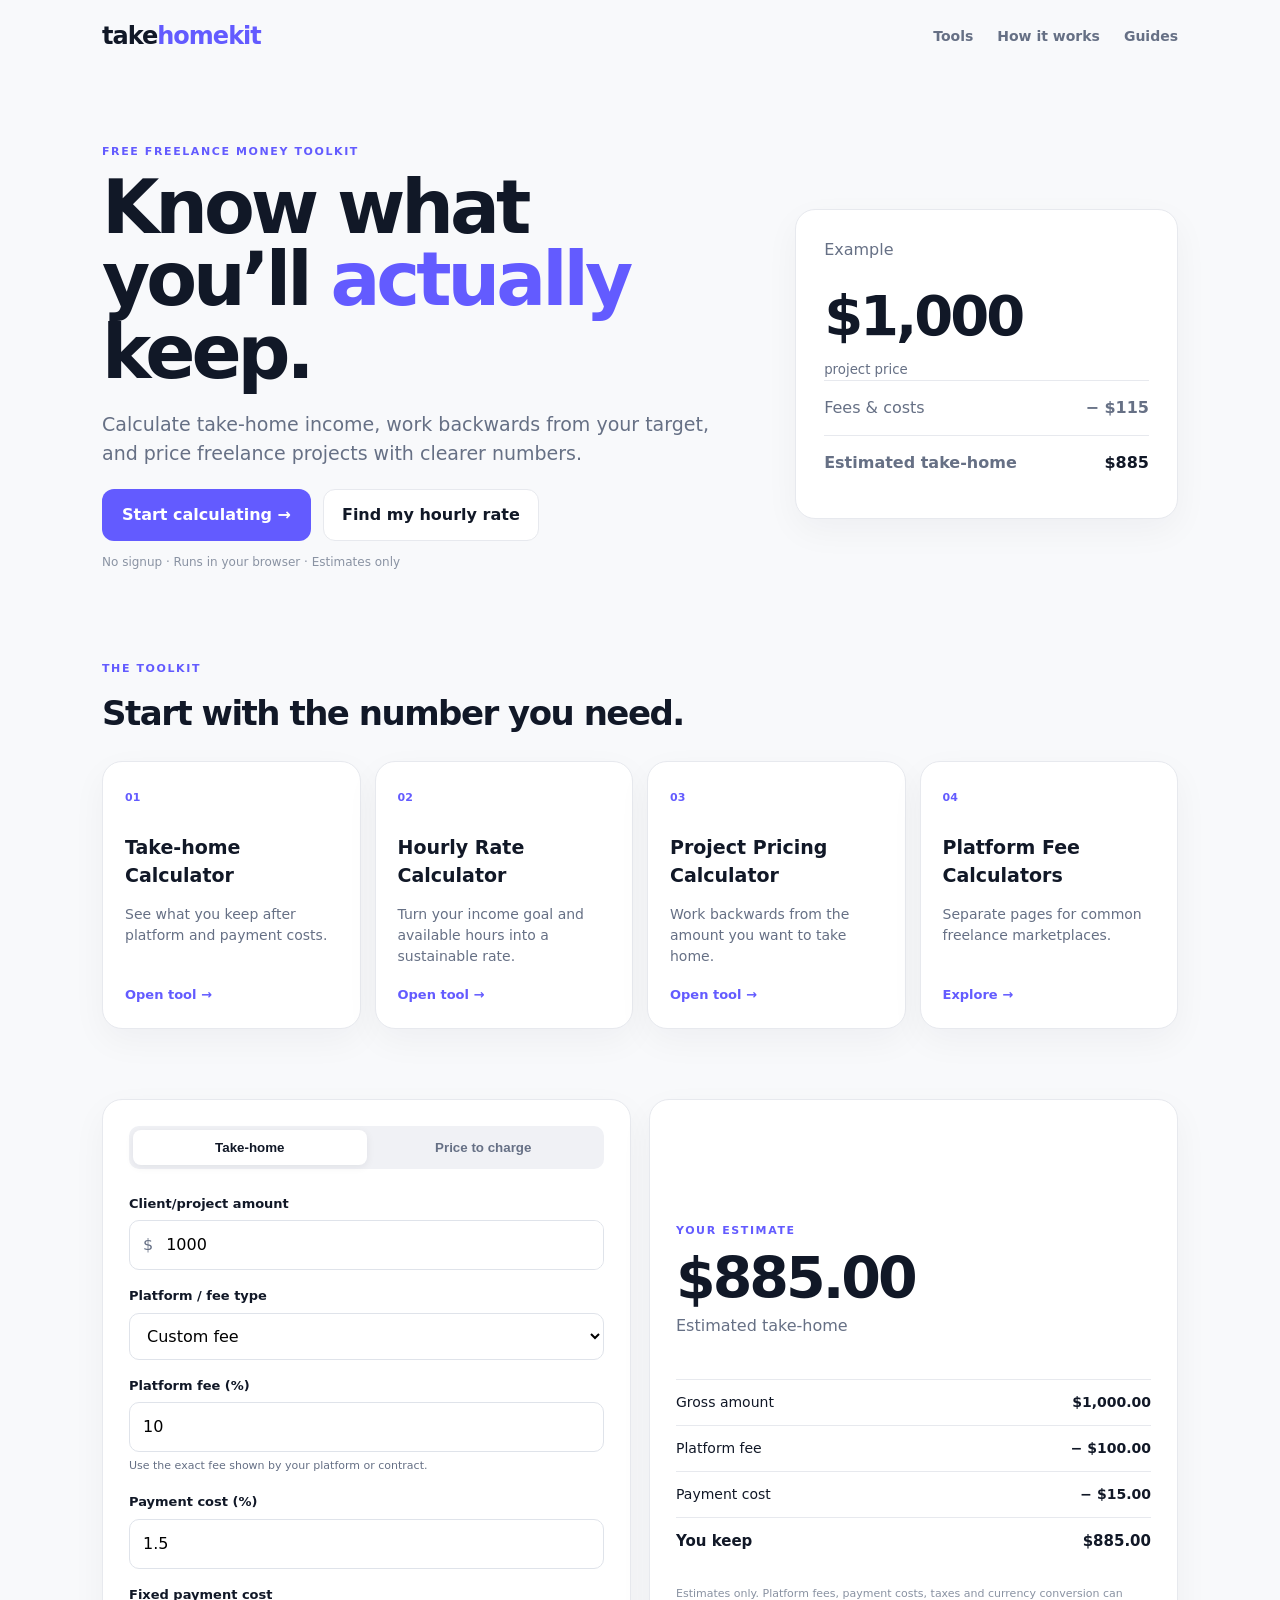
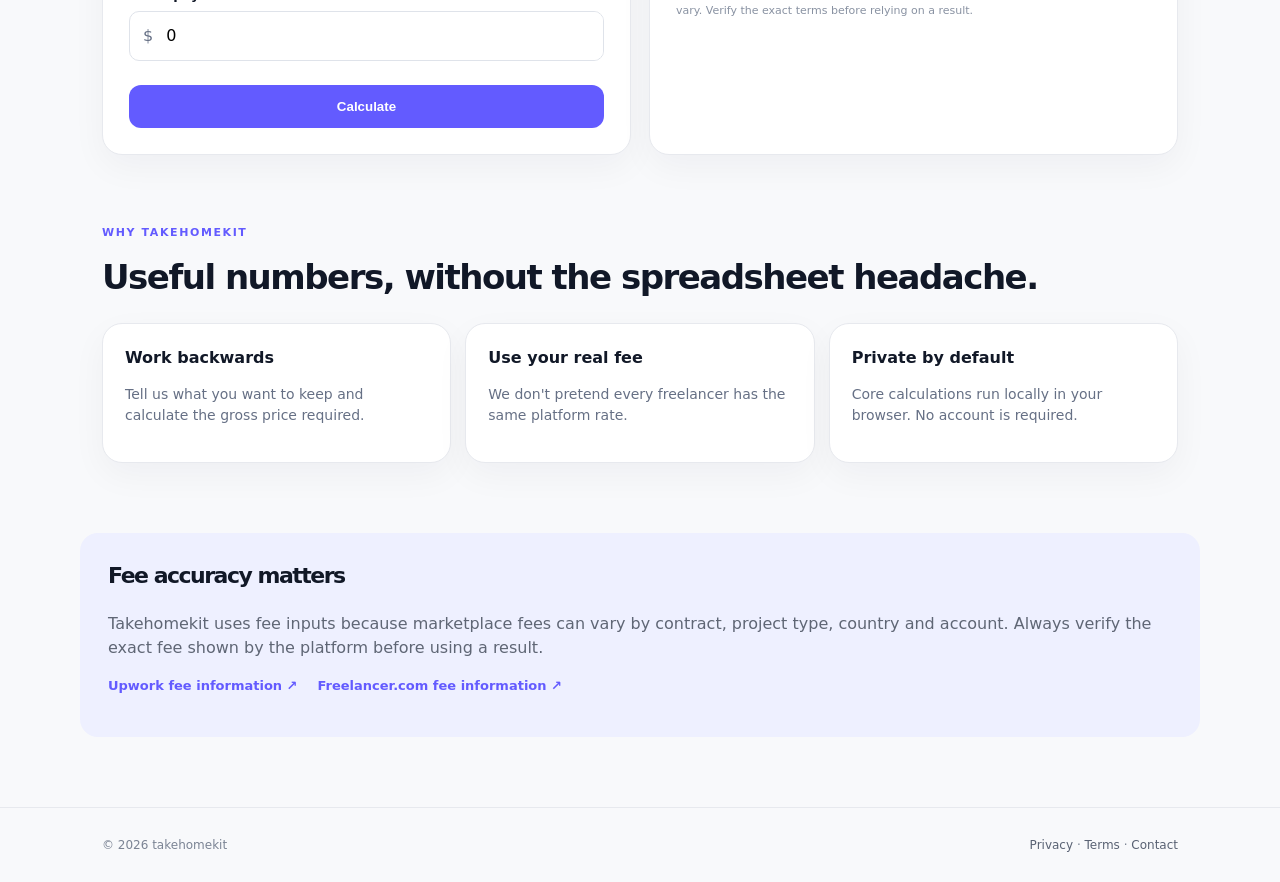
<file: index.html>
<!doctype html>
<html lang="en"><head>
<meta charset="utf-8"><meta name="viewport" content="width=device-width,initial-scale=1">
<meta name="description" content="takehomekit helps freelancers calculate take-home income, hourly rates, and project prices after platform and payment fees.">
<meta name="robots" content="index,follow"><link rel="canonical" href="https://takehomekit.com/">
<meta property="og:title" content="TakeHomeKit — Know What You Keep"><meta property="og:description" content="Free freelance pricing and take-home calculators.">
<title>TakeHomeKit — Know What You Keep</title><link rel="stylesheet" href="styles.css">
</head><body>
<header><div class="wrap nav"><a class="brand" href="index.html">take<span>homekit</span></a><nav><a href="#tools">Tools</a><a href="#how">How it works</a><a href="guides.html">Guides</a></nav></div></header>
<main>
<section class="hero wrap"><div><p class="eyebrow">FREE FREELANCE MONEY TOOLKIT</p><h1>Know what you’ll <em>actually</em> keep.</h1><p class="sub">Calculate take-home income, work backwards from your target, and price freelance projects with clearer numbers.</p><div class="actions"><a class="cta" href="#tools">Start calculating →</a><a class="secondary" href="hourly-rate-calculator.html">Find my hourly rate</a></div><p class="trust">No signup · Runs in your browser · Estimates only</p></div><div class="hero-card"><span>Example</span><strong>$1,000</strong><small>project price</small><div class="mini-line"><span>Fees & costs</span><b>− $115</b></div><div class="mini-line total"><span>Estimated take-home</span><b>$885</b></div></div></section>
<section id="tools" class="wrap"><div class="section-head"><div><p class="eyebrow">THE TOOLKIT</p><h2>Start with the number you need.</h2></div></div><div class="tool-grid">
<a class="tool" href="#calculator"><span>01</span><h3>Take-home Calculator</h3><p>See what you keep after platform and payment costs.</p><b>Open tool →</b></a>
<a class="tool" href="hourly-rate-calculator.html"><span>02</span><h3>Hourly Rate Calculator</h3><p>Turn your income goal and available hours into a sustainable rate.</p><b>Open tool →</b></a>
<a class="tool" href="project-pricing-calculator.html"><span>03</span><h3>Project Pricing Calculator</h3><p>Work backwards from the amount you want to take home.</p><b>Open tool →</b></a>
<a class="tool" href="fee-calculators.html"><span>04</span><h3>Platform Fee Calculators</h3><p>Separate pages for common freelance marketplaces.</p><b>Explore →</b></a>
</div></section>
<section id="calculator" class="wrap grid"><div class="card"><div class="tabs"><button class="tab active" data-mode="takehome">Take-home</button><button class="tab" data-mode="price">Price to charge</button></div>
<div class="field"><label for="amount" id="amountLabel">Client/project amount</label><div class="money"><span>$</span><input id="amount" type="number" min="0" step="0.01" value="1000"></div></div>
<div class="field"><label for="platform">Platform / fee type</label><select id="platform"><option value="custom">Custom fee</option><option value="upwork">Upwork — enter your contract fee</option><option value="freelancer-fixed">Freelancer.com — fixed-price</option><option value="freelancer-hourly">Freelancer.com — hourly</option><option value="direct">Direct client — 0% platform fee</option></select></div>
<div class="field"><label for="customFee">Platform fee (%)</label><input id="customFee" type="number" min="0" max="100" step="0.1" value="10"><small id="feeHelp">Use the exact fee shown by your platform or contract.</small></div>
<div class="field"><label for="payment">Payment cost (%)</label><input id="payment" type="number" min="0" max="100" step="0.1" value="1.5"></div>
<div class="field"><label for="fixed">Fixed payment cost</label><div class="money"><span>$</span><input id="fixed" type="number" min="0" step="0.01" value="0"></div></div>
<button class="calculate" id="calculate">Calculate</button></div>
<div class="card result" aria-live="polite"><p class="eyebrow">YOUR ESTIMATE</p><div id="result"></div><div class="breakdown" id="breakdown"></div><p class="note">Estimates only. Platform fees, payment costs, taxes and currency conversion can vary. Verify the exact terms before relying on a result.</p></div></section>
<section id="how" class="wrap feature"><p class="eyebrow">WHY TAKEHOMEKIT</p><h2>Useful numbers, without the spreadsheet headache.</h2><div class="features"><article><b>Work backwards</b><p>Tell us what you want to keep and calculate the gross price required.</p></article><article><b>Use your real fee</b><p>We don't pretend every freelancer has the same platform rate.</p></article><article><b>Private by default</b><p>Core calculations run locally in your browser. No account is required.</p></article></div></section>
<section class="wrap source"><h2>Fee accuracy matters</h2><p>Takehomekit uses fee inputs because marketplace fees can vary by contract, project type, country and account. Always verify the exact fee shown by the platform before using a result.</p><p class="links"><a href="https://support.upwork.com/hc/en-us/articles/211062538-Learn-about-the-Freelancer-Service-Fee" rel="noopener">Upwork fee information ↗</a><a href="https://www.freelancer.com/feesandcharges" rel="noopener">Freelancer.com fee information ↗</a></p></section>
</main><footer><div class="wrap"><span>© 2026 takehomekit</span><span><a href="privacy.html">Privacy</a> · <a href="terms.html">Terms</a> · <a href="contact.html">Contact</a></span></div></footer><script src="app.js"></script></body></html>
</file>
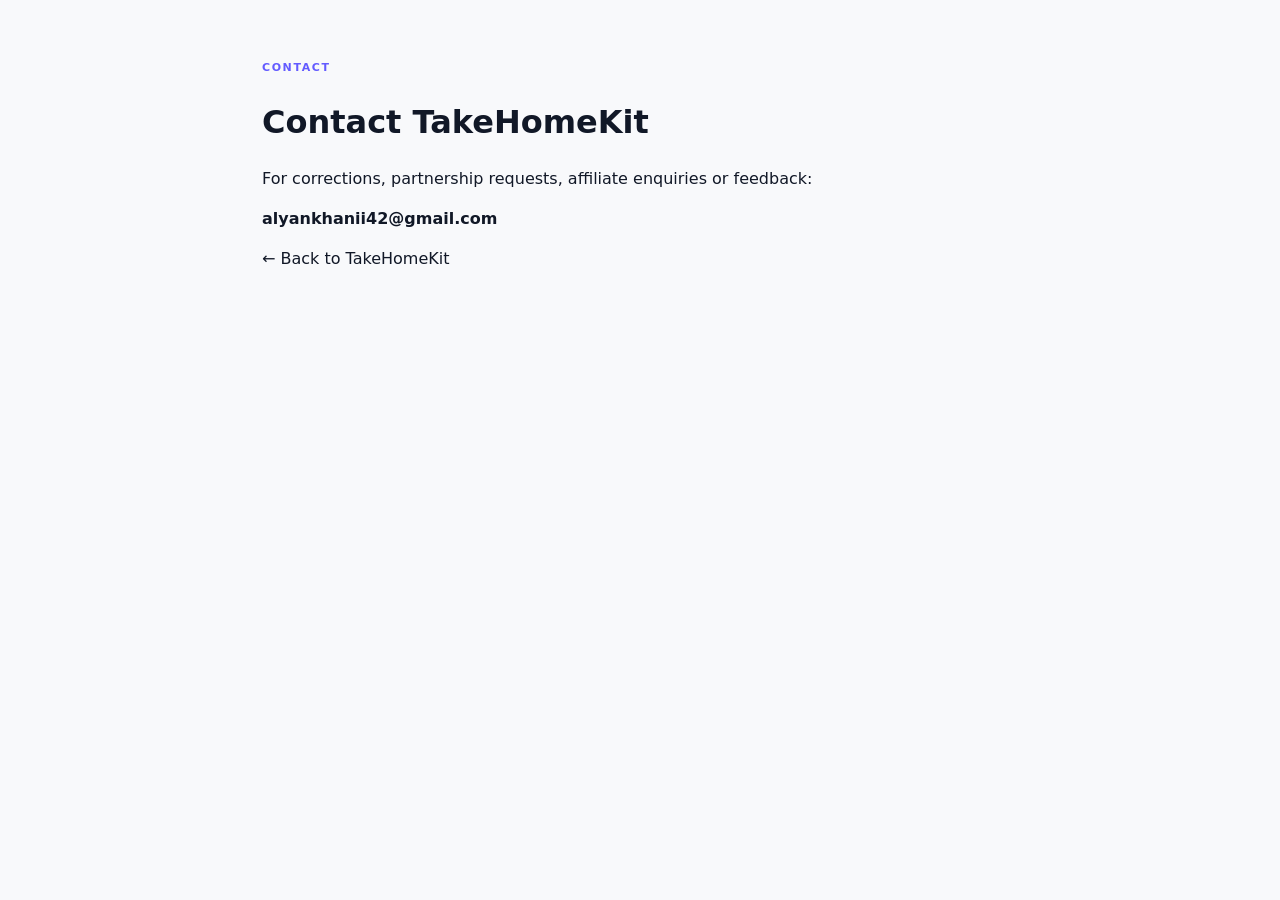
<file: contact.html>
<!doctype html><html><head><meta charset="utf-8"><meta name="viewport" content="width=device-width,initial-scale=1"><title>Contact — TakeHomeKit</title><link rel="stylesheet" href="styles.css"></head><body><main class="wrap" style="padding-top:60px;max-width:800px"><p class="eyebrow">CONTACT</p><h1>Contact TakeHomeKit</h1><p>For corrections, partnership requests, affiliate enquiries or feedback:</p><p><strong>alyankhanii42@gmail.com</strong></p><p><a href="index.html">← Back to TakeHomeKit</a></p></main></body></html>
</file>
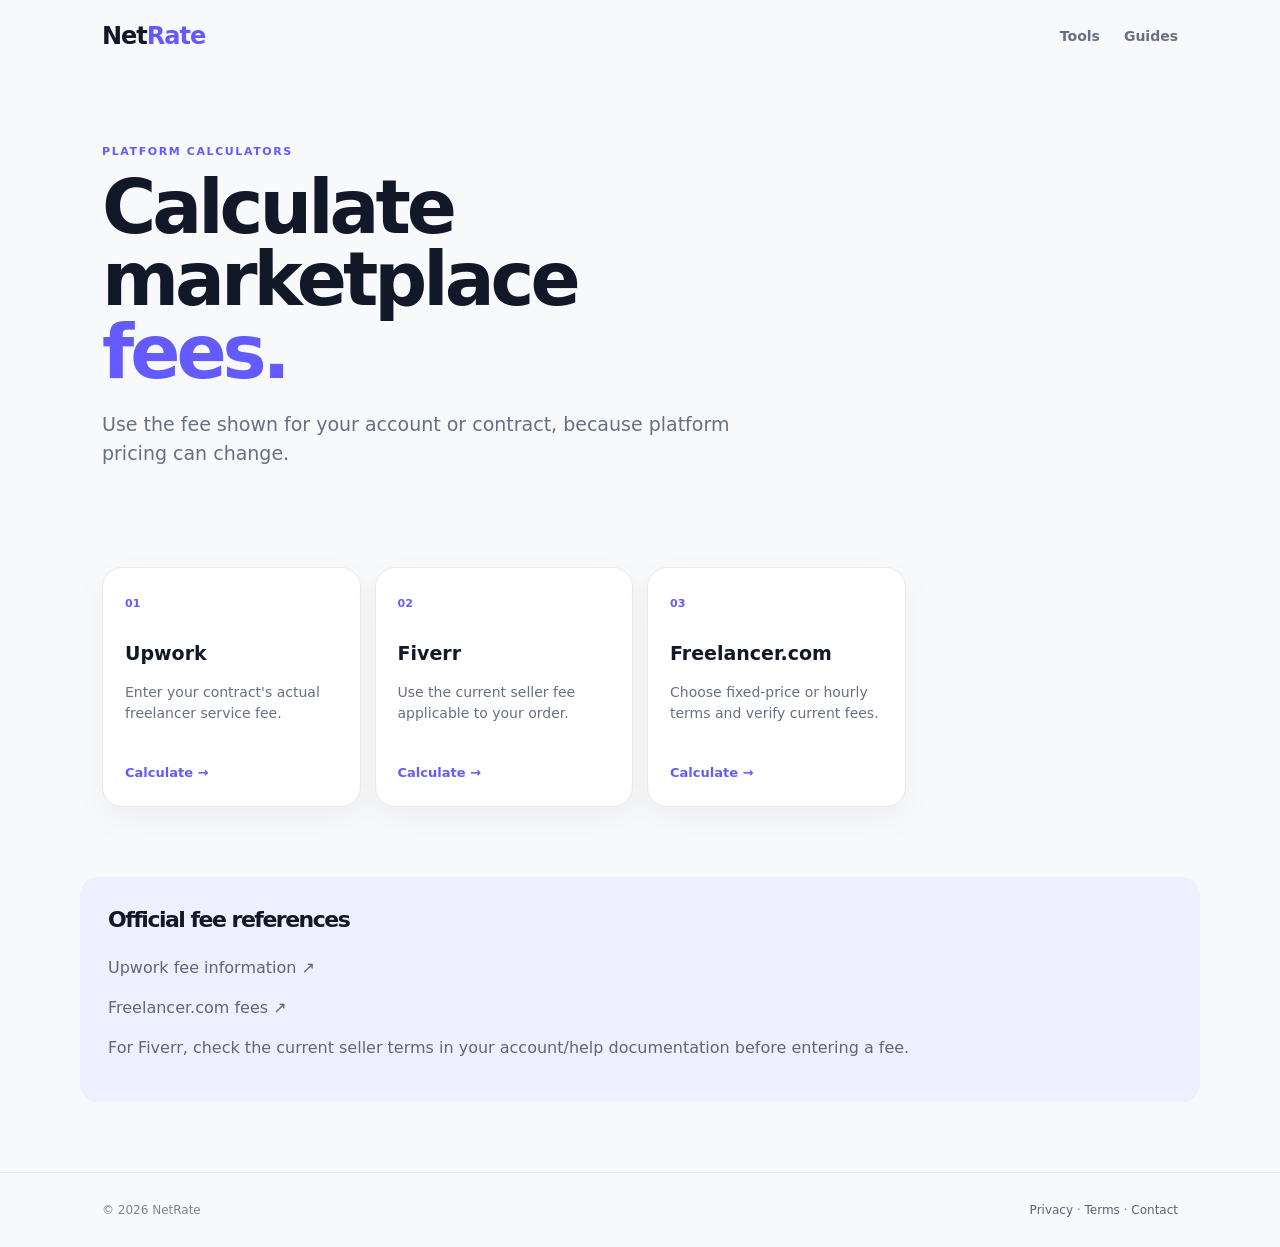
<file: fee-calculators.html>
<!doctype html><html lang="en"><head><meta charset="utf-8"><meta name="viewport" content="width=device-width,initial-scale=1"><meta name="description" content="Freelance marketplace fee calculator hub for Upwork, Fiverr and Freelancer.com. Verify current platform terms before using a result."><title>Freelance Platform Fee Calculators — NetRate</title><link rel="stylesheet" href="styles.css"></head><body><header><div class="wrap nav"><a class="brand" href="index.html">Net<span>Rate</span></a><nav><a href="index.html#tools">Tools</a><a href="guides.html">Guides</a></nav></div></header><main><section class="hero wrap"><div><p class="eyebrow">PLATFORM CALCULATORS</p><h1>Calculate marketplace <em>fees.</em></h1><p class="sub">Use the fee shown for your account or contract, because platform pricing can change.</p></div></section><section class="wrap tool-grid"><a class="tool" href="project-pricing-calculator.html"><span>01</span><h3>Upwork</h3><p>Enter your contract's actual freelancer service fee.</p><b>Calculate →</b></a><a class="tool" href="project-pricing-calculator.html"><span>02</span><h3>Fiverr</h3><p>Use the current seller fee applicable to your order.</p><b>Calculate →</b></a><a class="tool" href="project-pricing-calculator.html"><span>03</span><h3>Freelancer.com</h3><p>Choose fixed-price or hourly terms and verify current fees.</p><b>Calculate →</b></a></section><section class="wrap source"><h2>Official fee references</h2><p><a href="https://support.upwork.com/hc/en-us/articles/211062538-Learn-about-the-Freelancer-Service-Fee">Upwork fee information ↗</a></p><p><a href="https://www.freelancer.com/feesandcharges">Freelancer.com fees ↗</a></p><p>For Fiverr, check the current seller terms in your account/help documentation before entering a fee.</p></section></main><footer><div class="wrap"><span>© 2026 NetRate</span><span><a href="privacy.html">Privacy</a> · <a href="terms.html">Terms</a> · <a href="contact.html">Contact</a></span></div></footer></body></html>
</file>
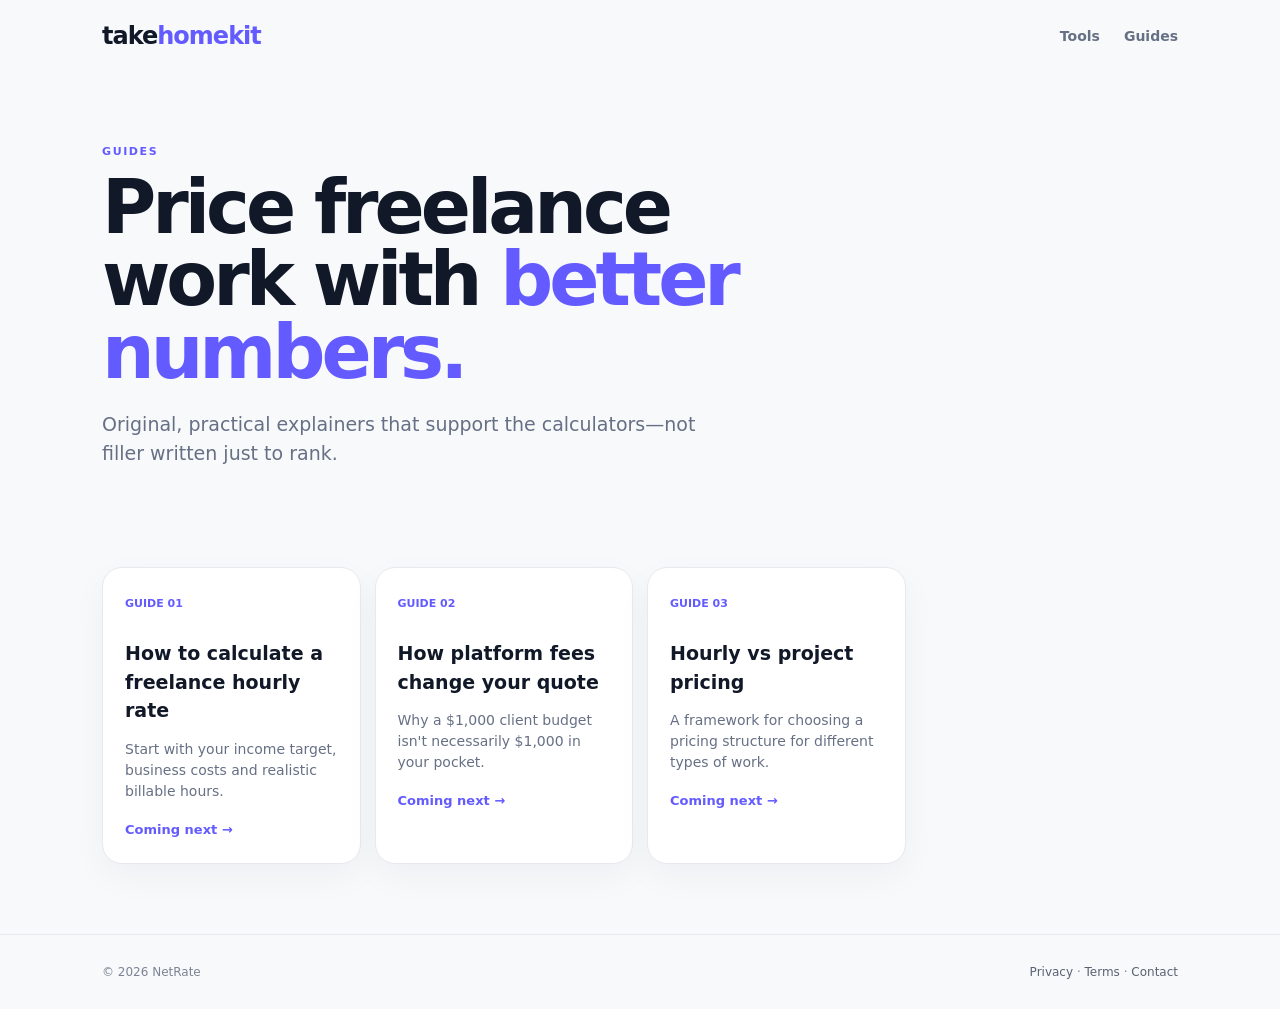
<file: guides.html>
<!doctype html><html lang="en"><head><meta charset="utf-8"><meta name="viewport" content="width=device-width,initial-scale=1"><meta name="description" content="Practical freelance pricing guides from NetRate."><title>Freelance Pricing Guides — TakeHomeKit</title><link rel="stylesheet" href="styles.css"></head><body><header><div class="wrap nav"><a class="brand" href="index.html">take<span>homekit</span></a><nav><a href="index.html#tools">Tools</a><a href="guides.html">Guides</a></nav></div></header><main><section class="hero wrap"><div><p class="eyebrow">GUIDES</p><h1>Price freelance work with <em>better numbers.</em></h1><p class="sub">Original, practical explainers that support the calculators—not filler written just to rank.</p></div></section><section class="wrap tool-grid"><article class="tool"><span>GUIDE 01</span><h3>How to calculate a freelance hourly rate</h3><p>Start with your income target, business costs and realistic billable hours.</p><b>Coming next →</b></article><article class="tool"><span>GUIDE 02</span><h3>How platform fees change your quote</h3><p>Why a $1,000 client budget isn't necessarily $1,000 in your pocket.</p><b>Coming next →</b></article><article class="tool"><span>GUIDE 03</span><h3>Hourly vs project pricing</h3><p>A framework for choosing a pricing structure for different types of work.</p><b>Coming next →</b></article></section></main><footer><div class="wrap"><span>© 2026 NetRate</span><span><a href="privacy.html">Privacy</a> · <a href="terms.html">Terms</a> · <a href="contact.html">Contact</a></span></div></footer></body></html>
</file>
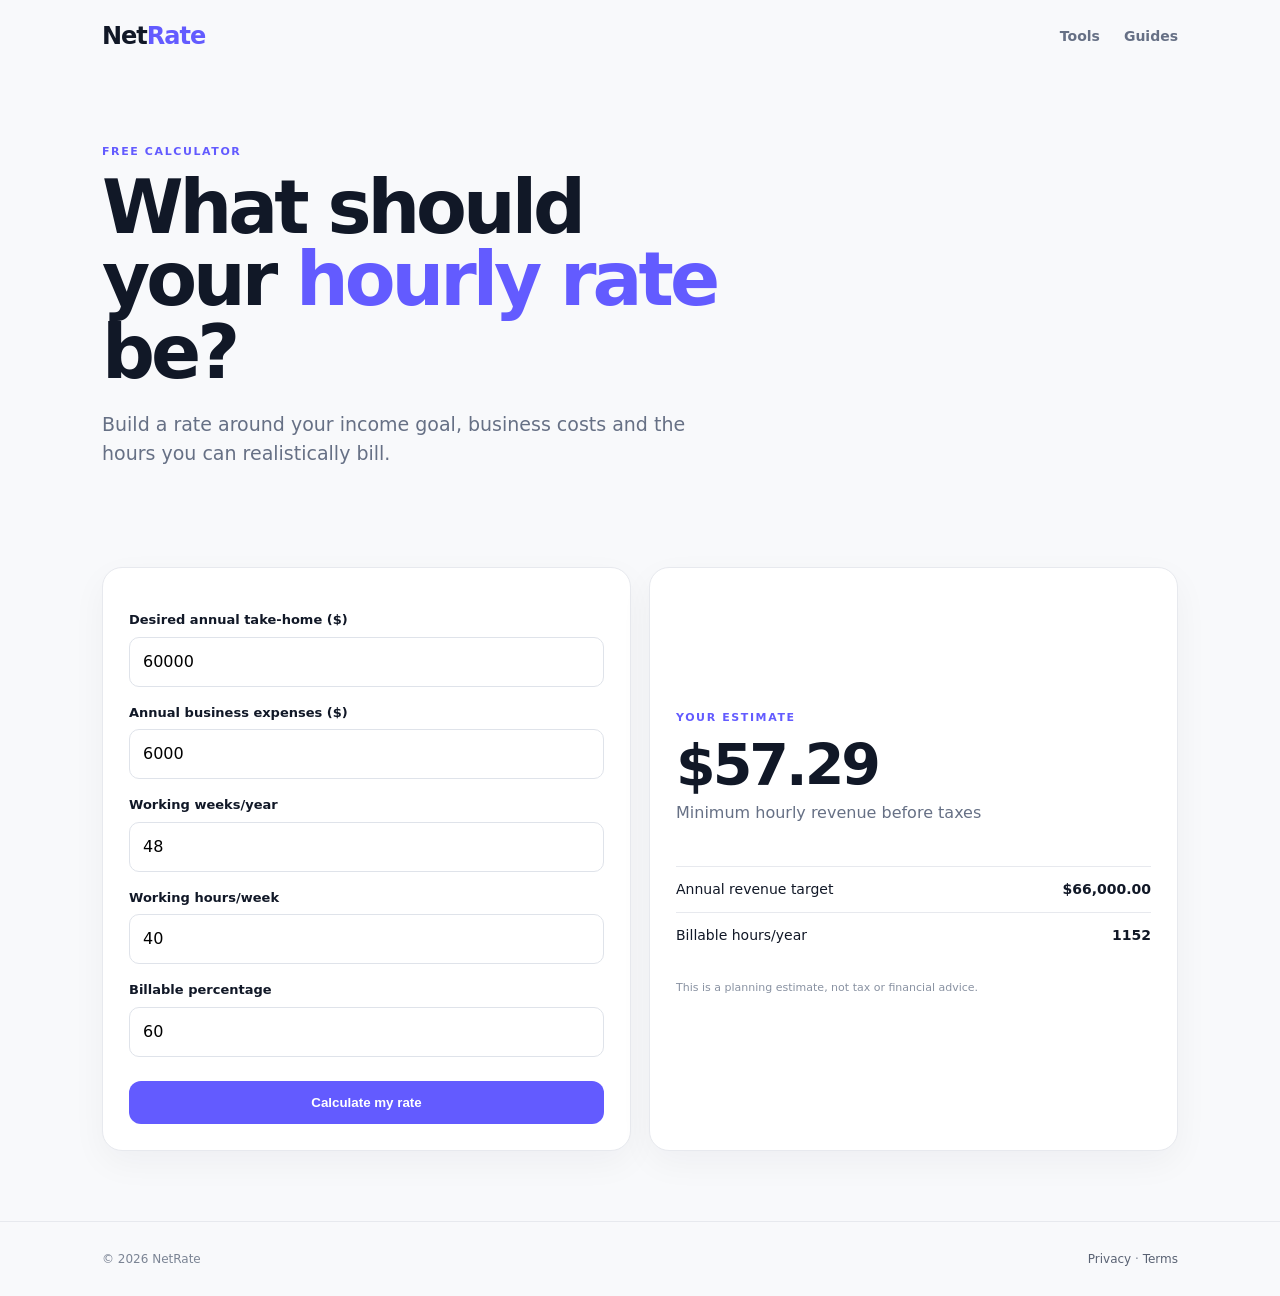
<file: hourly-rate-calculator.html>
<!doctype html><html lang="en"><head><meta charset="utf-8"><meta name="viewport" content="width=device-width,initial-scale=1"><meta name="description" content="Free freelance hourly rate calculator. Calculate a sustainable hourly rate from income goals, expenses and billable hours."><title>Hourly Rate Calculator — NetRate</title><link rel="stylesheet" href="styles.css"></head><body><header><div class="wrap nav"><a class="brand" href="index.html">Net<span>Rate</span></a><nav><a href="index.html#tools">Tools</a><a href="guides.html">Guides</a></nav></div></header><main><section class="hero wrap"><div><p class="eyebrow">FREE CALCULATOR</p><h1>What should your <em>hourly rate</em> be?</h1><p class="sub">Build a rate around your income goal, business costs and the hours you can realistically bill.</p></div></section><section class="wrap grid"><div class="card"><div class="field"><label>Desired annual take-home ($)</label><input id="income" type="number" value="60000"></div><div class="field"><label>Annual business expenses ($)</label><input id="expenses" type="number" value="6000"></div><div class="field"><label>Working weeks/year</label><input id="weeks" type="number" value="48"></div><div class="field"><label>Working hours/week</label><input id="hours" type="number" value="40"></div><div class="field"><label>Billable percentage</label><input id="billable" type="number" value="60" min="1" max="100"></div><button class="calculate" onclick="calc()">Calculate my rate</button></div><div class="card result"><p class="eyebrow">YOUR ESTIMATE</p><div class="big" id="out">$54.69</div><p class="result-label">Minimum hourly revenue before taxes</p><div class="breakdown" id="bd"></div><p class="note">This is a planning estimate, not tax or financial advice.</p></div></section></main><footer><div class="wrap"><span>© 2026 NetRate</span><span><a href="privacy.html">Privacy</a> · <a href="terms.html">Terms</a></span></div></footer><script>function calc(){let i=+income.value||0,e=+expenses.value||0,w=+weeks.value||0,h=+hours.value||0,b=(+billable.value||0)/100;let bill=w*h*b;let r=(i+e)/bill;out.textContent=new Intl.NumberFormat('en-US',{style:'currency',currency:'USD'}).format(r);bd.innerHTML='<div><span>Annual revenue target</span><b>'+new Intl.NumberFormat('en-US',{style:'currency',currency:'USD'}).format(i+e)+'</b></div><div><span>Billable hours/year</span><b>'+Math.round(bill)+'</b></div>'}calc()</script></body></html>
</file>
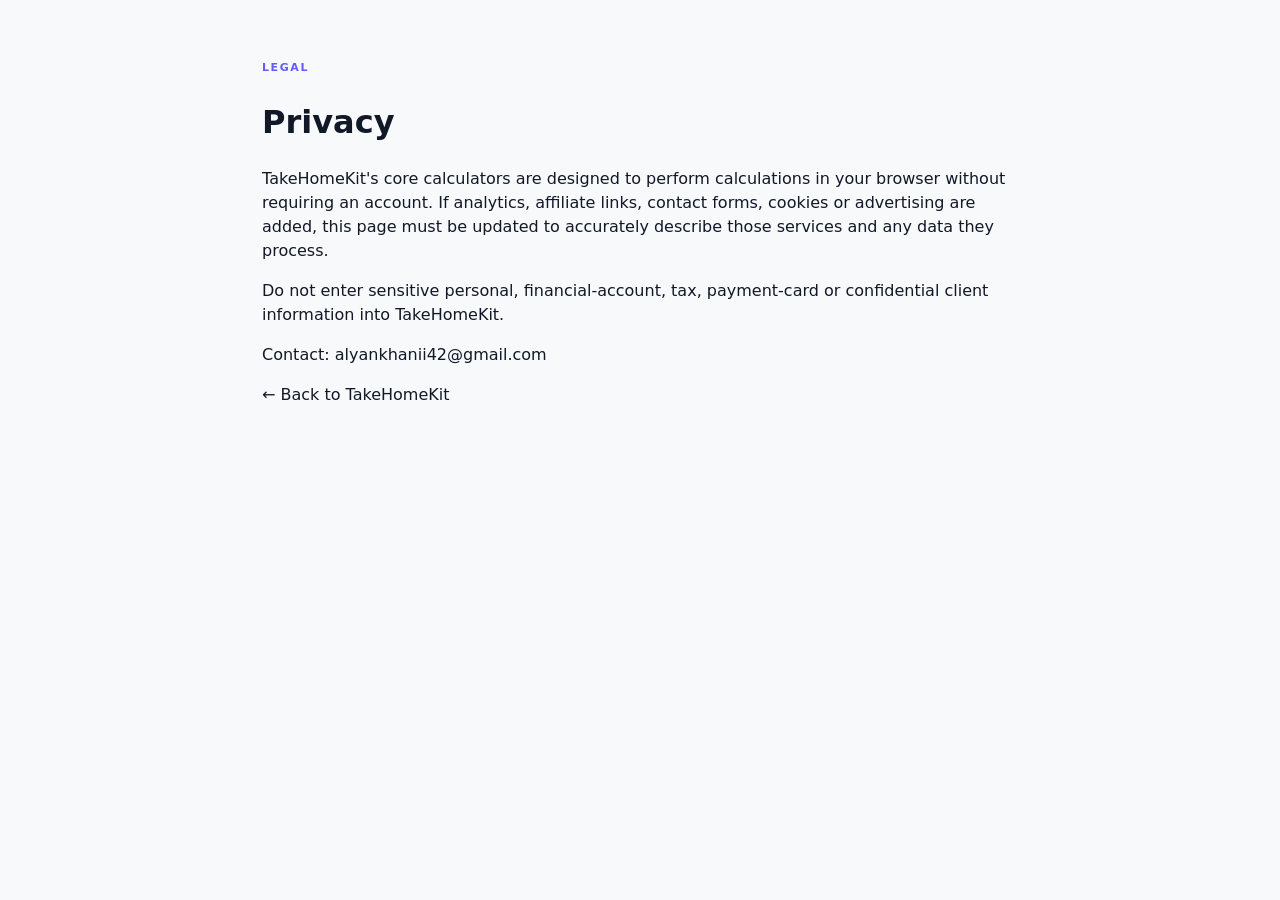
<file: privacy.html>
<!doctype html><html><head><meta charset="utf-8"><meta name="viewport" content="width=device-width,initial-scale=1"><title>Privacy — TakeHomeKit</title><link rel="stylesheet" href="styles.css"></head><body><main class="wrap" style="padding-top:60px;max-width:800px"><p class="eyebrow">LEGAL</p><h1>Privacy</h1><p>TakeHomeKit's core calculators are designed to perform calculations in your browser without requiring an account. If analytics, affiliate links, contact forms, cookies or advertising are added, this page must be updated to accurately describe those services and any data they process.</p><p>Do not enter sensitive personal, financial-account, tax, payment-card or confidential client information into TakeHomeKit.</p><p>Contact: alyankhanii42@gmail.com</p><p><a href="index.html">← Back to TakeHomeKit</a></p></main></body></html>
</file>
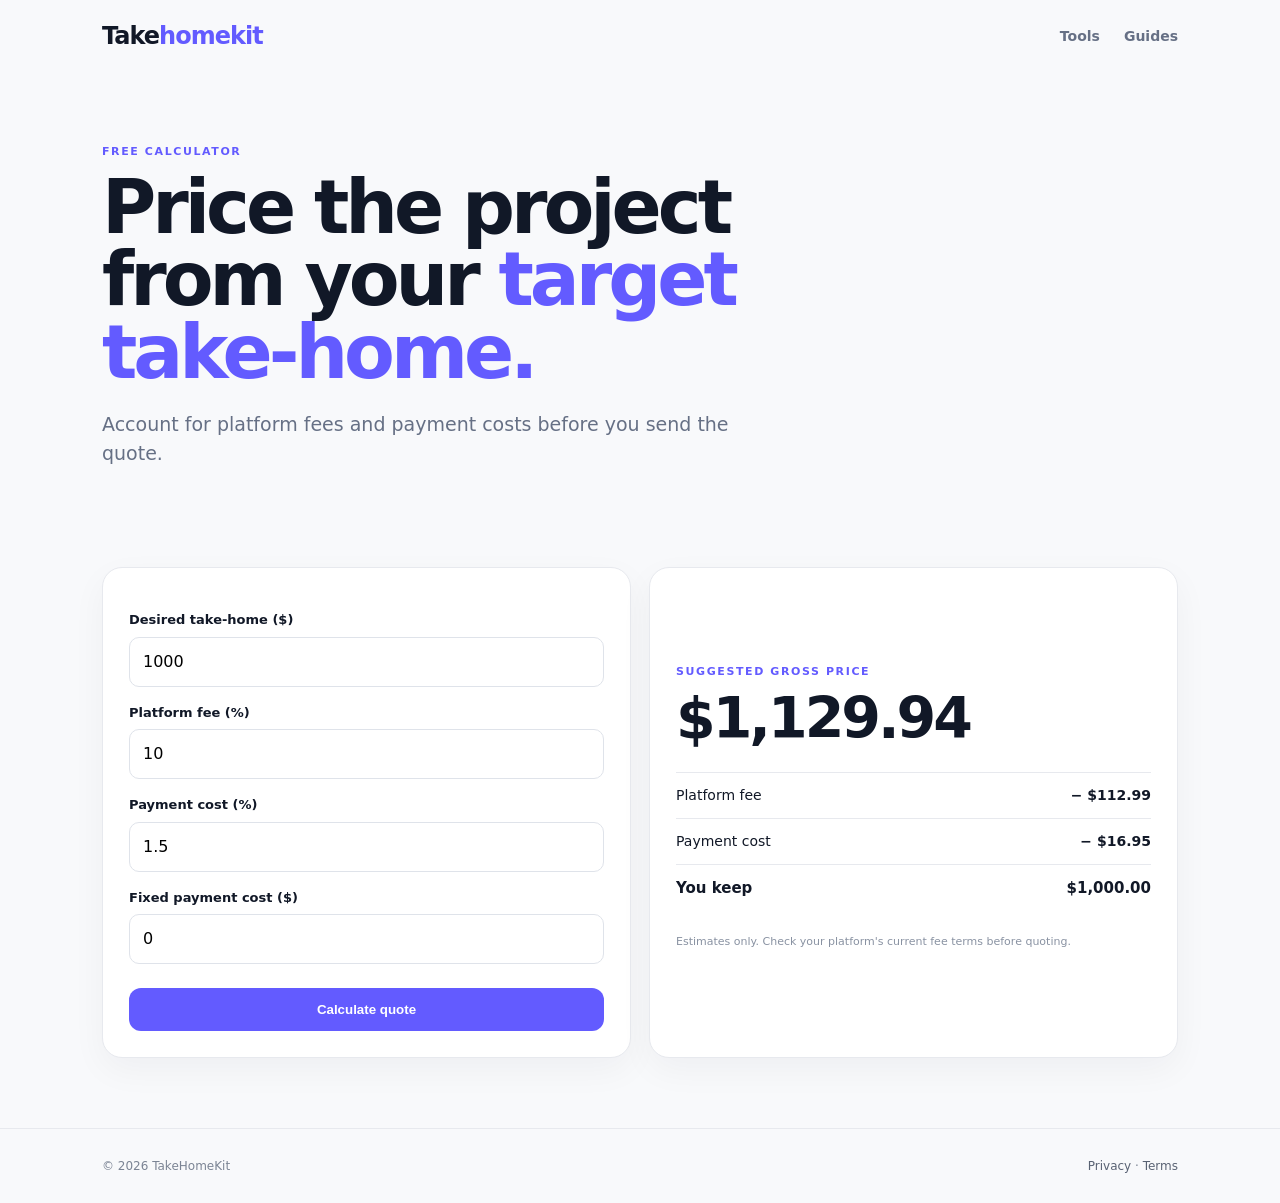
<file: project-pricing-calculator.html>
<!doctype html><html lang="en"><head><meta charset="utf-8"><meta name="viewport" content="width=device-width,initial-scale=1"><meta name="description" content="Free freelance project pricing calculator. Work backwards from your desired take-home amount."><title>Project Pricing Calculator — TakeHomeKit</title><link rel="stylesheet" href="styles.css"></head><body><header><div class="wrap nav"><a class="brand" href="index.html">Take<span>homekit</span></a><nav><a href="index.html#tools">Tools</a><a href="guides.html">Guides</a></nav></div></header><main><section class="hero wrap"><div><p class="eyebrow">FREE CALCULATOR</p><h1>Price the project from your <em>target take-home.</em></h1><p class="sub">Account for platform fees and payment costs before you send the quote.</p></div></section><section class="wrap grid"><div class="card"><div class="field"><label>Desired take-home ($)</label><input id="target" type="number" value="1000"></div><div class="field"><label>Platform fee (%)</label><input id="fee" type="number" value="10" min="0" max="100" step="0.1"></div><div class="field"><label>Payment cost (%)</label><input id="pay" type="number" value="1.5" min="0" max="100" step="0.1"></div><div class="field"><label>Fixed payment cost ($)</label><input id="fixed" type="number" value="0"></div><button class="calculate" onclick="calc()">Calculate quote</button></div><div class="card result"><p class="eyebrow">SUGGESTED GROSS PRICE</p><div class="big" id="out">$1,130.65</div><div class="breakdown" id="bd"></div><p class="note">Estimates only. Check your platform's current fee terms before quoting.</p></div></section></main><footer><div class="wrap"><span>© 2026 TakeHomeKit</span><span><a href="privacy.html">Privacy</a> · <a href="terms.html">Terms</a></span></div></footer><script>function calc(){let t=+target.value||0,f=(+fee.value||0)/100,p=(+pay.value||0)/100,x=+fixed.value||0,g=(t+x)/(1-f-p),pf=g*f,pc=g*p+x;let m=n=>new Intl.NumberFormat('en-US',{style:'currency',currency:'USD'}).format(n);out.textContent=m(g);bd.innerHTML='<div><span>Platform fee</span><b>− '+m(pf)+'</b></div><div><span>Payment cost</span><b>− '+m(pc)+'</b></div><div class="strong"><span>You keep</span><b>'+m(g-pf-pc)+'</b></div>'}calc()</script></body></html>
</file>
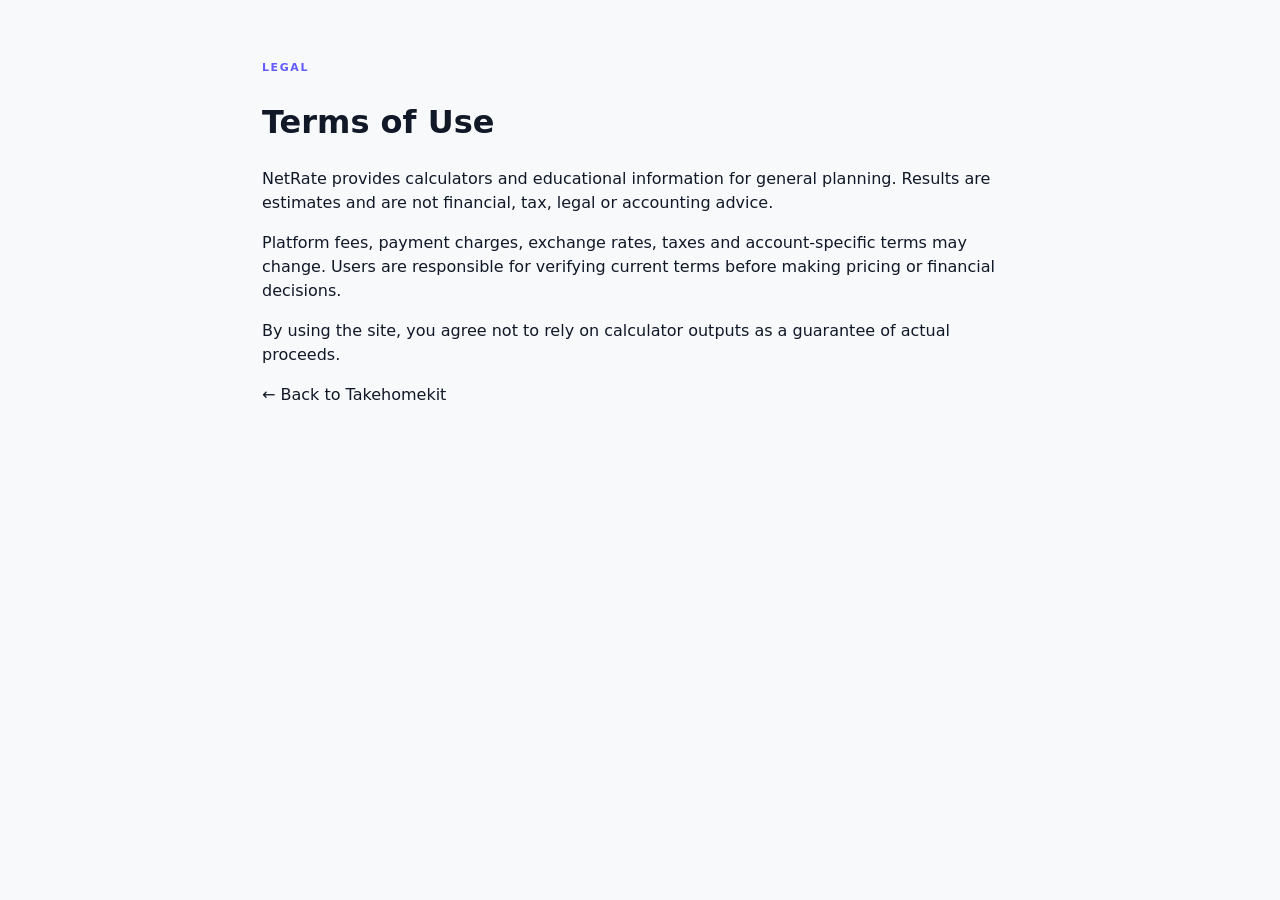
<file: terms.html>
<!doctype html><html><head><meta charset="utf-8"><meta name="viewport" content="width=device-width,initial-scale=1"><title>Terms — Takehomekit</title><link rel="stylesheet" href="styles.css"></head><body><main class="wrap" style="padding-top:60px;max-width:800px"><p class="eyebrow">LEGAL</p><h1>Terms of Use</h1><p>NetRate provides calculators and educational information for general planning. Results are estimates and are not financial, tax, legal or accounting advice.</p><p>Platform fees, payment charges, exchange rates, taxes and account-specific terms may change. Users are responsible for verifying current terms before making pricing or financial decisions.</p><p>By using the site, you agree not to rely on calculator outputs as a guarantee of actual proceeds.</p><p><a href="index.html">← Back to Takehomekit</a></p></main></body></html>
</file>
<file: styles.css>
:root{--ink:#111827;--muted:#667085;--line:#e7e9ee;--paper:#f8f9fb;--accent:#635bff;--accent2:#4f46e5;--card:#fff}*{box-sizing:border-box}body{margin:0;font-family:Inter,ui-sans-serif,system-ui,-apple-system,BlinkMacSystemFont,"Segoe UI",sans-serif;color:var(--ink);background:var(--paper);line-height:1.5}a{text-decoration:none;color:inherit}.wrap{max-width:1120px;margin:auto;padding-left:22px;padding-right:22px}.nav{height:72px;display:flex;align-items:center;justify-content:space-between}.brand{font-size:24px;font-weight:850;letter-spacing:-1px}.brand span{color:var(--accent)}nav{display:flex;gap:24px;color:#667085;font-size:14px;font-weight:650}.hero{display:grid;grid-template-columns:1.25fr .75fr;gap:55px;align-items:center;padding-top:72px;padding-bottom:78px}.eyebrow{font-size:11px;letter-spacing:1.6px;font-weight:800;color:var(--accent);margin:0 0 10px}.hero h1{font-size:clamp(43px,6vw,74px);line-height:.98;letter-spacing:-4px;margin:0;max-width:720px}.hero h1 em{font-style:normal;color:var(--accent)}.sub{font-size:19px;color:var(--muted);max-width:650px;margin:22px 0}.actions{display:flex;gap:12px;align-items:center;flex-wrap:wrap}.cta,.calculate{display:inline-block;background:var(--accent);color:#fff;border:0;border-radius:12px;padding:14px 20px;font-weight:800;cursor:pointer}.secondary{border:1px solid var(--line);background:#fff;border-radius:12px;padding:13px 18px;font-weight:750}.trust{font-size:12px;color:#8a93a3}.hero-card,.card,.tool,.feature article{background:var(--card);border:1px solid var(--line);border-radius:20px;box-shadow:0 12px 35px #1018280b}.hero-card{padding:28px}.hero-card span,.hero-card small{color:var(--muted);display:block}.hero-card strong{font-size:56px;letter-spacing:-3px;display:block;margin:12px 0 2px}.mini-line{display:flex;justify-content:space-between;border-top:1px solid var(--line);padding:15px 0;color:var(--muted)}.mini-line.total{color:var(--ink);font-weight:800}.section-head{margin-bottom:22px}h2{font-size:34px;letter-spacing:-1.5px;margin:0 0 20px}.tool-grid{display:grid;grid-template-columns:repeat(4,1fr);gap:14px;margin-bottom:70px}.tool{padding:22px;transition:.2s}.tool:hover{transform:translateY(-3px);box-shadow:0 18px 45px #10182812}.tool span{font-size:11px;color:var(--accent);font-weight:850}.tool h3{margin:25px 0 8px;font-size:19px}.tool p{color:var(--muted);font-size:14px;min-height:64px}.tool b{font-size:13px;color:var(--accent)}.grid{display:grid;grid-template-columns:1fr 1fr;gap:18px;margin-bottom:70px}.card{padding:26px}.tabs{display:flex;background:#f0f1f5;padding:4px;border-radius:10px;margin-bottom:25px}.tab{flex:1;border:0;background:transparent;padding:10px;border-radius:8px;font-weight:750;color:var(--muted);cursor:pointer}.tab.active{background:#fff;color:var(--ink);box-shadow:0 2px 8px #10182812}.field{margin:16px 0}.field label{display:block;font-size:13px;font-weight:750;margin-bottom:7px}.field input,.field select{width:100%;padding:12px 13px;border:1px solid #dfe3ea;border-radius:10px;background:#fff;font:inherit;outline:none}.field input:focus,.field select:focus{border-color:var(--accent)}.field input:disabled{background:#f2f3f6;color:#667085}.field small{color:var(--muted);font-size:11px}.money{display:flex;border:1px solid #dfe3ea;border-radius:10px;background:#fff;overflow:hidden}.money span{padding:12px 0 12px 13px;color:var(--muted)}.money input{border:0!important;border-radius:0!important}.calculate{width:100%;margin-top:8px}.result{display:flex;flex-direction:column;justify-content:center}.big{font-size:57px;line-height:1;font-weight:850;letter-spacing:-3px}.result-label{color:var(--muted);margin-top:7px}.breakdown{margin-top:25px}.breakdown div{display:flex;justify-content:space-between;border-top:1px solid var(--line);padding:12px 0;font-size:14px}.breakdown .strong{font-weight:850;font-size:15px}.note{font-size:11px;color:#8992a2;margin-top:22px}.feature{padding-bottom:70px}.features{display:grid;grid-template-columns:repeat(3,1fr);gap:14px}.feature article{padding:22px}.feature article p{color:var(--muted);font-size:14px}.source{padding:26px 28px;background:#eef0ff;border-radius:18px;margin-bottom:70px}.source h2{font-size:22px}.source p{color:#5f6675}.links{display:flex;gap:20px;flex-wrap:wrap}.links a{color:var(--accent);font-weight:750;font-size:13px}footer{border-top:1px solid var(--line);padding:28px 0;color:#7b8494;font-size:12px}footer .wrap{display:flex;justify-content:space-between}footer a{color:#596273}@media(max-width:800px){.hero,.grid{grid-template-columns:1fr}.hero{padding-top:42px}.hero-card{display:none}.tool-grid{grid-template-columns:1fr 1fr}.features{grid-template-columns:1fr}.hero h1{letter-spacing:-2.5px}.nav{height:62px}nav{gap:12px;font-size:12px}}@media(max-width:480px){.tool-grid{grid-template-columns:1fr}.hero h1{font-size:46px}.sub{font-size:17px}.wrap{padding-left:16px;padding-right:16px}}
</file>
